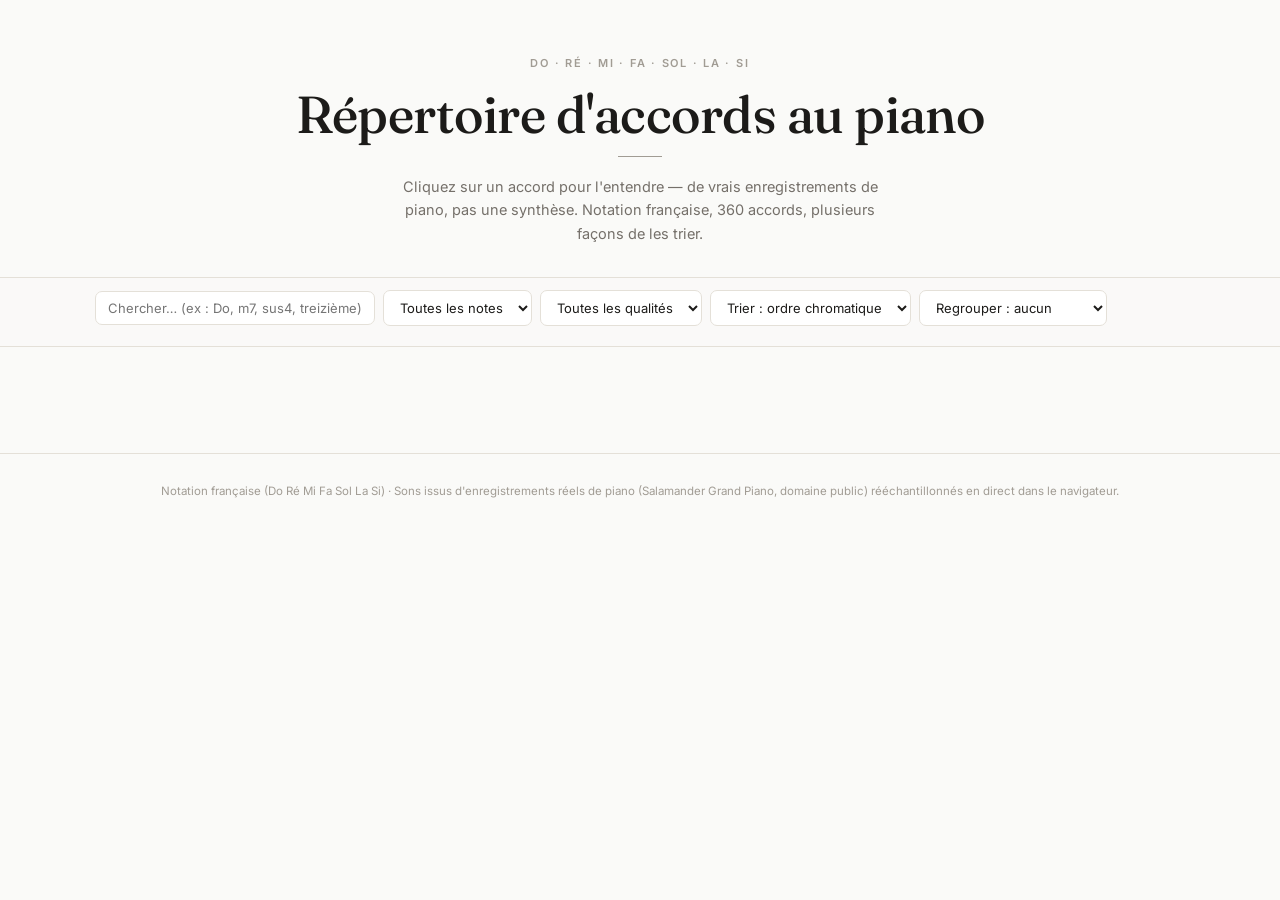
<file: index.html>
<!DOCTYPE html>
<html lang="fr">
<head>
<meta charset="UTF-8">
<meta name="viewport" content="width=device-width, initial-scale=1.0">
<title>Accords au piano</title>
<link rel="preconnect" href="https://fonts.googleapis.com">
<link href="https://fonts.googleapis.com/css2?family=Fraunces:opsz,wght@9..144,400;9..144,500;9..144,600&family=Inter:wght@400;500;600&display=swap" rel="stylesheet">
<link rel="stylesheet" href="style.css">
</head>
<body>

<div class="hero">
  <div class="eyebrow">Do · Ré · Mi · Fa · Sol · La · Si</div>
  <h1>Répertoire d'accords au piano</h1>
  <div class="rule"></div>
  <p class="sub">Cliquez sur un accord pour l'entendre — de vrais enregistrements de piano, pas une synthèse. Notation française, 360 accords, plusieurs façons de les trier.</p>
</div>

<div class="controls">
  <div class="controls-row">
    <input type="text" id="search" placeholder="Chercher… (ex : Do, m7, sus4, treizième)">
    <select id="rootFilter"><option value="">Toutes les notes</option></select>
    <select id="qualityFilter"><option value="">Toutes les qualités</option></select>
    <select id="sortBy">
      <option value="chroma">Trier : ordre chromatique</option>
      <option value="alpha">Trier : alphabétique</option>
      <option value="quality">Trier : par qualité</option>
      <option value="complexity">Trier : nombre de notes</option>
    </select>
    <select id="groupBy">
      <option value="none">Regrouper : aucun</option>
      <option value="root">Regrouper : par note</option>
      <option value="category">Regrouper : par famille</option>
    </select>
    <span class="count" id="count"></span>
  </div>
  <div class="controls-row" id="categoryPills"></div>
</div>

<div class="content">
  <div id="output"></div>
</div>

<footer>Notation française (Do Ré Mi Fa Sol La Si) · Sons issus d'enregistrements réels de piano (Salamander Grand Piano, domaine public) rééchantillonnés en direct dans le navigateur.</footer>

<script>
/* ===================== DATA ===================== */
const ROOTS = ['Do','Do♯','Ré','Ré♯','Mi','Fa','Fa♯','Sol','Sol♯','La','La♯','Si'];

const CATEGORIES = {
  triade:   'Triades',
  sixte:    'Sixtes',
  septieme: 'Septièmes',
  etendu:   'Étendues (9/11/13)',
  suspendu: 'Suspendues',
  power:    'Power chords'
};

const QUALITIES = [
  { label:'majeur',                 suffix:'',        cat:'triade',   intervals:[0,4,7] },
  { label:'mineur',                 suffix:'m',        cat:'triade',   intervals:[0,3,7] },
  { label:'diminué',                suffix:'dim',       cat:'triade',   intervals:[0,3,6] },
  { label:'augmenté',               suffix:'aug',       cat:'triade',   intervals:[0,4,8] },

  { label:'sixte',                  suffix:'6',         cat:'sixte',    intervals:[0,4,7,9] },
  { label:'mineur sixte',           suffix:'m6',        cat:'sixte',    intervals:[0,3,7,9] },
  { label:'sixte / neuvième',       suffix:'6/9',       cat:'sixte',    intervals:[0,4,7,9,14] },

  { label:'septième de dominante',  suffix:'7',         cat:'septieme', intervals:[0,4,7,10] },
  { label:'majeur septième',        suffix:'maj7',      cat:'septieme', intervals:[0,4,7,11] },
  { label:'mineur septième',        suffix:'m7',        cat:'septieme', intervals:[0,3,7,10] },
  { label:'diminué septième',       suffix:'dim7',      cat:'septieme', intervals:[0,3,6,9] },
  { label:'demi-diminué',           suffix:'m7b5',      cat:'septieme', intervals:[0,3,6,10] },
  { label:'mineur / majeur 7',      suffix:'m(maj7)',   cat:'septieme', intervals:[0,3,7,11] },
  { label:'7 suspendu 4',           suffix:'7sus4',     cat:'septieme', intervals:[0,5,7,10] },
  { label:'7 suspendu 2',           suffix:'7sus2',     cat:'septieme', intervals:[0,2,7,10] },
  { label:'7 bémol 5',              suffix:'7b5',       cat:'septieme', intervals:[0,4,6,10] },
  { label:'7 dièse 5',              suffix:'7♯5',       cat:'septieme', intervals:[0,4,8,10] },
  { label:'7 bémol 9',              suffix:'7♭9',       cat:'septieme', intervals:[0,4,7,10,13] },
  { label:'7 dièse 9',              suffix:'7♯9',       cat:'septieme', intervals:[0,4,7,10,15] },

  { label:'neuvième ajoutée',       suffix:'add9',      cat:'etendu',   intervals:[0,4,7,14] },
  { label:'mineur neuvième ajoutée',suffix:'m(add9)',   cat:'etendu',   intervals:[0,3,7,14] },
  { label:'neuvième',               suffix:'9',         cat:'etendu',   intervals:[0,4,7,10,14] },
  { label:'majeur neuvième',        suffix:'maj9',      cat:'etendu',   intervals:[0,4,7,11,14] },
  { label:'mineur neuvième',        suffix:'m9',        cat:'etendu',   intervals:[0,3,7,10,14] },
  { label:'onzième',                suffix:'11',        cat:'etendu',   intervals:[0,4,7,10,14,17] },
  { label:'mineur onzième',         suffix:'m11',       cat:'etendu',   intervals:[0,3,7,10,14,17] },
  { label:'treizième',              suffix:'13',        cat:'etendu',   intervals:[0,4,7,10,14,21] },

  { label:'suspendu 2',             suffix:'sus2',      cat:'suspendu', intervals:[0,2,7] },
  { label:'suspendu 4',             suffix:'sus4',      cat:'suspendu', intervals:[0,5,7] },

  { label:'quinte (power chord)',   suffix:'5',         cat:'power',    intervals:[0,7] },
];

/* semitone (0=Do) -> position on a 1-octave keyboard */
const KEY_MAP = [
  {white:true,  wi:0}, {white:false, wi:0}, {white:true,  wi:1}, {white:false, wi:1},
  {white:true,  wi:2}, {white:true,  wi:3}, {white:false, wi:3}, {white:true,  wi:4},
  {white:false, wi:4}, {white:true,  wi:5}, {white:false, wi:5}, {white:true,  wi:6},
];

/* ===================== CHORD DATASET ===================== */
const chordsData = [];
ROOTS.forEach((rootName, rootIdx)=>{
  QUALITIES.forEach((q, qIdx)=>{
    const noteNames = q.intervals.map(iv => ROOTS[(rootIdx+iv)%12]);
    chordsData.push({
      rootIdx, qualityIdx: qIdx,
      rootName, quality: q,
      name: rootName + q.suffix,
      noteNames,
      search: (rootName + ' ' + q.label + ' ' + rootName + q.suffix + ' ' + CATEGORIES[q.cat]).toLowerCase(),
    });
  });
});

/* ===================== KEYBOARD SVG ===================== */
function buildKeyboardSVG(rootSemitone, intervals){
  const highlighted = new Set(intervals.map(iv => (rootSemitone+iv)%12));
  const wKeyW = 30, wKeyH = 88, bKeyW = 18, bKeyH = 54;
  const totalW = wKeyW*7;

  let svg = `<svg viewBox="0 0 ${totalW} ${wKeyH}" xmlns="http://www.w3.org/2000/svg">`;
  for(let wi=0; wi<7; wi++){
    const semitone = KEY_MAP.findIndex(k=>k.white && k.wi===wi);
    const isOn = highlighted.has(semitone);
    const isRoot = semitone === rootSemitone;
    const fill = isOn ? (isRoot ? 'var(--root-fill)' : 'var(--tone-fill)') : 'var(--white-key)';
    svg += `<rect x="${wi*wKeyW}" y="0" width="${wKeyW}" height="${wKeyH}" rx="2" fill="${fill}" stroke="var(--white-key-edge)" stroke-width="1"/>`;
  }
  KEY_MAP.forEach((k, semitone)=>{
    if(k.white) return;
    const isOn = highlighted.has(semitone);
    const isRoot = semitone === rootSemitone;
    const fill = isOn ? (isRoot ? 'var(--root-fill)' : 'var(--tone-fill)') : 'var(--black-key)';
    const x = (k.wi+1)*wKeyW - bKeyW/2;
    svg += `<rect x="${x}" y="0" width="${bKeyW}" height="${bKeyH}" rx="2" fill="${fill}"/>`;
  });
  svg += `</svg>`;
  return svg;
}

/* ===================== REAL PIANO SAMPLES ===================== */
/* Salamander Grand Piano (Alexander Holm, CC0) — 30 recorded notes spanning the keyboard,
   pitch-shifted a few semitones in either direction to cover every note without any synthesis. */
const SAMPLES_BASE64 = {"A0": "[data-uri]"};
</script>
</body>
</html>
</file>
<file: style.css>
:root{
  --paper:#FAFAF8;
  --paper-2:#F1EFEA;
  --ink:#1C1B19;
  --ink-soft:#75706A;
  --ink-faint:#A19C94;
  --white-key:#FFFFFF;
  --white-key-edge:#DEDAD2;
  --black-key:#242220;
  --root-fill:#1C1B19;
  --tone-fill:#BAB0A2;
  --line:#E4E0D8;
  --card:#FFFFFF;
}
*{box-sizing:border-box;}
html,body{margin:0;padding:0;}
body{
  background:var(--paper);
  color:var(--ink);
  font-family:'Inter',system-ui,sans-serif;
  -webkit-font-smoothing:antialiased;
}

/* ---------- HERO ---------- */
.hero{
  padding:56px 24px 32px;
  text-align:center;
  border-bottom:1px solid var(--line);
}
.eyebrow{
  font-family:'Inter',sans-serif;
  font-weight:600;
  letter-spacing:.16em;
  text-transform:uppercase;
  font-size:11px;
  color:var(--ink-faint);
  margin-bottom:16px;
}
h1{
  font-family:'Fraunces',serif;
  font-optical-sizing:auto;
  font-weight:500;
  font-size:clamp(30px,5vw,52px);
  line-height:1.08;
  margin:0 0 14px;
  letter-spacing:-0.01em;
  color:var(--ink);
}
.rule{
  width:44px; height:1px; background:var(--ink-faint);
  margin:0 auto 18px;
}
.sub{
  max-width:520px;
  margin:0 auto;
  color:var(--ink-soft);
  font-size:14.5px;
  line-height:1.6;
}

/* ---------- CONTROLS ---------- */
.controls{
  position:sticky; top:0; z-index:20;
  background:rgba(250,249,248,0.94);
  backdrop-filter:blur(8px);
  border-bottom:1px solid var(--line);
  padding:12px 24px;
}
.controls-row{
  display:flex;
  gap:8px;
  flex-wrap:wrap;
  align-items:center;
  justify-content:center;
}
.controls-row + .controls-row{ margin-top:8px; }
.controls input[type="text"]{ flex:1 1 220px; max-width:280px; }
.controls input[type="text"],
.controls select{
  font-family:'Inter',sans-serif;
  font-size:13px;
  padding:8px 12px;
  border-radius:7px;
  border:1px solid var(--line);
  background:var(--card);
  color:var(--ink);
  outline:none;
}
.controls input[type="text"]:focus,
.controls select:focus{
  border-color:var(--ink-faint);
}
.pill{
  font-family:'Inter',sans-serif;
  font-size:12px;
  font-weight:500;
  padding:7px 13px;
  border-radius:7px;
  border:1px solid var(--line);
  background:var(--card);
  color:var(--ink-soft);
  cursor:pointer;
  white-space:nowrap;
  transition:background .12s ease, color .12s ease, border-color .12s ease;
}
.pill:hover{ border-color:var(--ink-faint); color:var(--ink); }
.pill.active{ background:var(--ink); border-color:var(--ink); color:#fff; }
.count{ font-size:11.5px; color:var(--ink-faint); white-space:nowrap; padding-left:4px; min-width:70px; }

/* ---------- GRID / GROUPS ---------- */
.content{ max-width:1360px; margin:0 auto; padding:26px 24px 80px; }
.group-section + .group-section{ margin-top:32px; }
.group-title{
  font-family:'Fraunces',serif;
  font-weight:500;
  font-size:18px;
  margin:0 0 4px;
  display:flex;
  align-items:baseline;
  gap:9px;
  color:var(--ink);
}
.group-title .n{
  font-family:'Inter',sans-serif;
  font-size:11px;
  font-weight:500;
  color:var(--ink-faint);
}
.group-rule{ height:1px; background:var(--line); margin:8px 0 16px; }

.grid{
  display:grid;
  grid-template-columns:repeat(auto-fill,minmax(184px,1fr));
  gap:12px;
}
.card{
  background:var(--card);
  border:1px solid var(--line);
  border-radius:9px;
  padding:13px 13px 11px;
  cursor:pointer;
  text-align:left;
  transition:border-color .12s ease, transform .12s ease;
  display:flex;
  flex-direction:column;
  gap:9px;
  position:relative;
  font:inherit;
  width:100%;
}
.card:hover{ border-color:var(--ink-faint); transform:translateY(-1px); }
.card:active{ transform:translateY(0); }
.card.playing{ border-color:var(--ink); }
.card-top{ display:flex; align-items:baseline; justify-content:space-between; }
.chord-name{ font-family:'Fraunces',serif; font-weight:500; font-size:19px; color:var(--ink); }
.chord-name sup{ font-size:11px; color:var(--ink-soft); font-family:'Inter',sans-serif; font-weight:600; margin-left:1px; }
.play-icon{
  width:20px; height:20px; border-radius:50%;
  border:1px solid var(--line);
  display:flex; align-items:center; justify-content:center;
  color:var(--ink-faint); font-size:9px; flex:none;
  transition:background .12s ease, color .12s ease, border-color .12s ease;
}
.card:hover .play-icon{ border-color:var(--ink-faint); color:var(--ink); }
.card.playing .play-icon{ background:var(--ink); border-color:var(--ink); color:#fff; }
.notes-row{ font-size:11px; color:var(--ink-faint); letter-spacing:.02em; }
.keyboard-wrap{ width:100%; }
.keyboard-wrap svg{ width:100%; height:auto; display:block; }

.empty{ text-align:center; color:var(--ink-soft); padding:60px 20px; font-size:14px; }

footer{ text-align:center; padding:28px 20px 46px; color:var(--ink-faint); font-size:11.5px; border-top:1px solid var(--line); line-height:1.6; }

@media (max-width:480px){
  .hero{ padding:42px 18px 26px; }
  .content{ padding:20px 14px 60px; }
  .grid{ gap:9px; }
}
</file>
